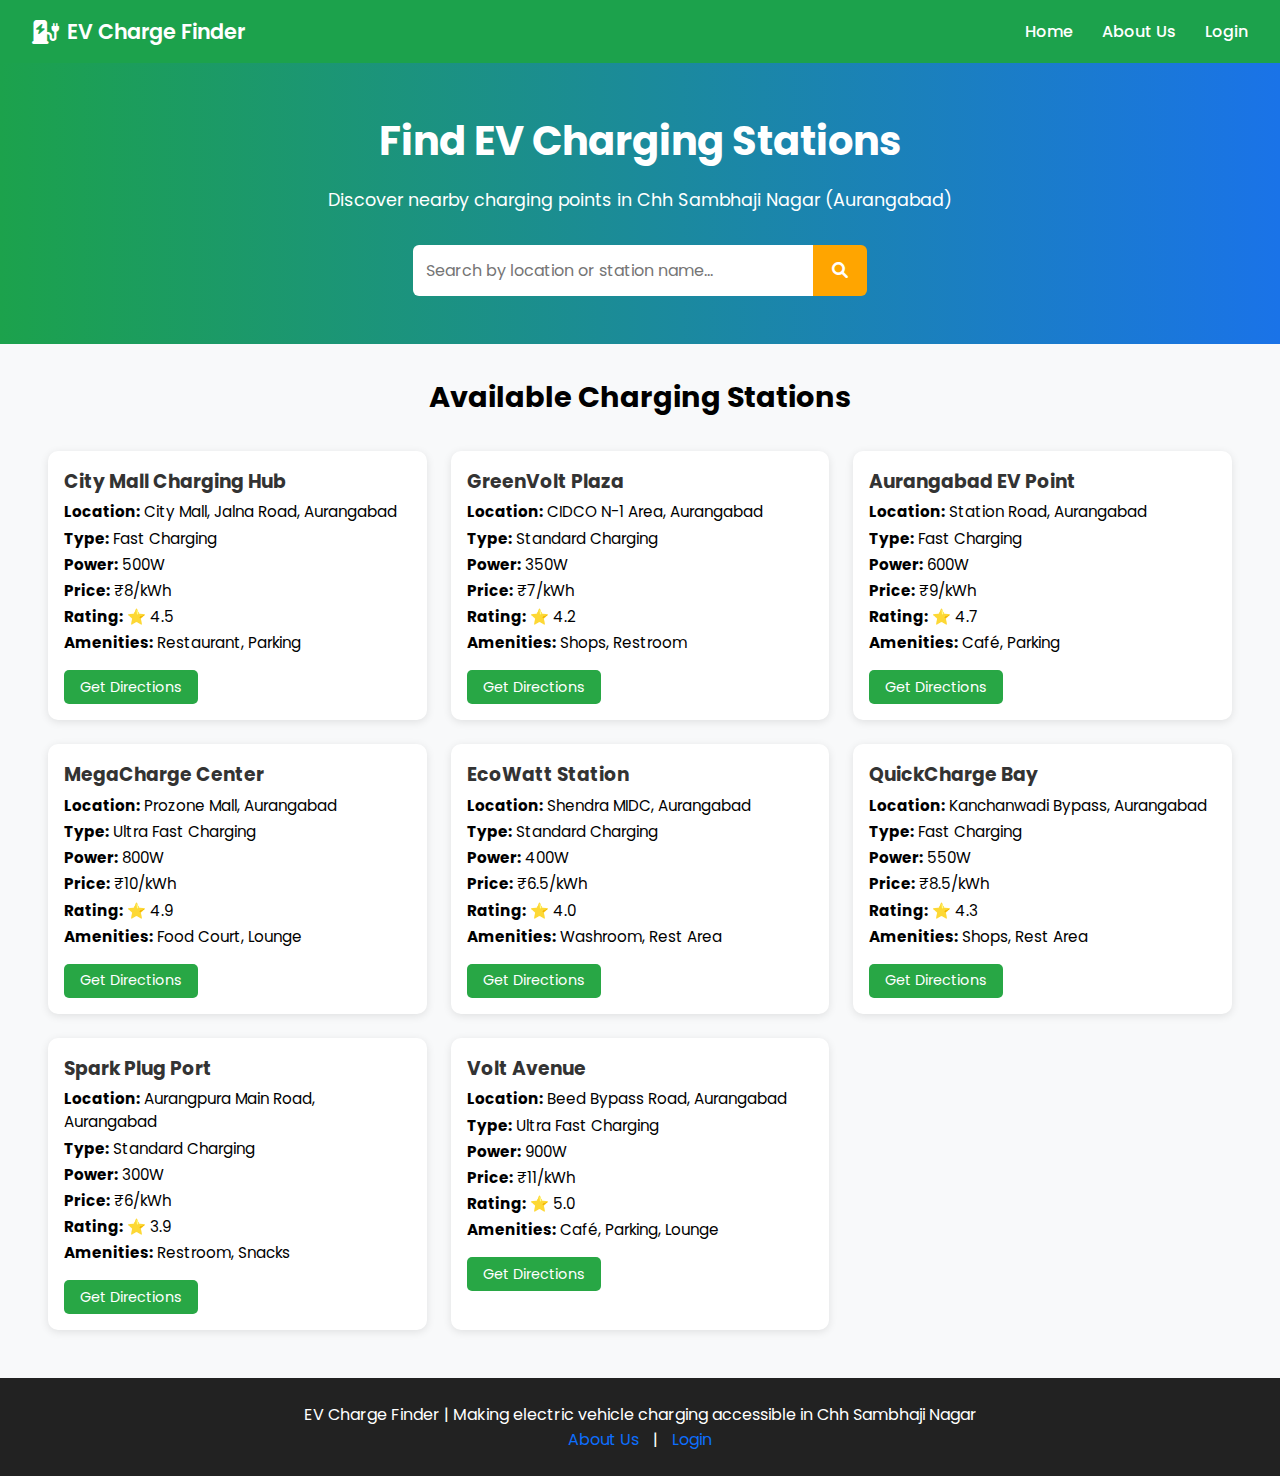
<file: index.html>
<!DOCTYPE html>
<html lang="en">
<head>
  <meta charset="UTF-8" />
  <meta name="viewport" content="width=device-width, initial-scale=1.0"/>
  <title>EV Charge Finder</title>
  <link rel="stylesheet" href="style.css"/>
  <link href="https://fonts.googleapis.com/css2?family=Poppins:wght@300;400;600&display=swap" rel="stylesheet"/>
  <link rel="stylesheet" href="https://cdnjs.cloudflare.com/ajax/libs/font-awesome/6.0.0-beta3/css/all.min.css"/>
</head>
<body>

  <header>
    <div class="logo"><i class="fas fa-charging-station"></i> EV Charge Finder</div>
    <nav>
      <a href="#">Home</a>
      <a href="about.html">About Us</a>
      <a href="login.html">Login</a>
    </nav>
  </header>

  <section class="hero">
    <h1>Find EV Charging Stations</h1>
    <p>Discover nearby charging points in Chh Sambhaji Nagar (Aurangabad)</p>
    <div class="search-bar">
      <input type="text" id="searchInput" placeholder="Search by location or station name..."/>
      <button onclick="searchStations()"><i class="fas fa-search"></i></button>
    </div>
  </section>

  <section class="stations">
    <h2>Available Charging Stations</h2>
    <div class="station-cards" id="stationList"></div>
  </section>

  <div id="popup" class="popup">
    <p id="popupMessage"></p>
    <button onclick="closePopup()">OK</button>
  </div>

  <footer>
    <p>EV Charge Finder | Making electric vehicle charging accessible in Chh Sambhaji Nagar</p>
    <p><a href="about.html">About Us</a> | <a href="login.html">Login</a></p>
  </footer>

  <script>
    const stationsData = [
      { name: "City Mall Charging Hub", location: "City Mall, Jalna Road, Aurangabad", type: "Fast Charging", power: "500W", price: "₹8/kWh", rating: "⭐ 4.5", amenities: "Restaurant, Parking" },
      { name: "GreenVolt Plaza", location: "CIDCO N-1 Area, Aurangabad", type: "Standard Charging", power: "350W", price: "₹7/kWh", rating: "⭐ 4.2", amenities: "Shops, Restroom" },
      { name: "Aurangabad EV Point", location: "Station Road, Aurangabad", type: "Fast Charging", power: "600W", price: "₹9/kWh", rating: "⭐ 4.7", amenities: "Café, Parking" },
      { name: "MegaCharge Center", location: "Prozone Mall, Aurangabad", type: "Ultra Fast Charging", power: "800W", price: "₹10/kWh", rating: "⭐ 4.9", amenities: "Food Court, Lounge" },
      { name: "EcoWatt Station", location: "Shendra MIDC, Aurangabad", type: "Standard Charging", power: "400W", price: "₹6.5/kWh", rating: "⭐ 4.0", amenities: "Washroom, Rest Area" },
      { name: "QuickCharge Bay", location: "Kanchanwadi Bypass, Aurangabad", type: "Fast Charging", power: "550W", price: "₹8.5/kWh", rating: "⭐ 4.3", amenities: "Shops, Rest Area" },
      { name: "Spark Plug Port", location: "Aurangpura Main Road, Aurangabad", type: "Standard Charging", power: "300W", price: "₹6/kWh", rating: "⭐ 3.9", amenities: "Restroom, Snacks" },
      { name: "Volt Avenue", location: "Beed Bypass Road, Aurangabad", type: "Ultra Fast Charging", power: "900W", price: "₹11/kWh", rating: "⭐ 5.0", amenities: "Café, Parking, Lounge" }
    ];

    function generateCards() {
      const stationList = document.getElementById('stationList');
      stationList.innerHTML = '';
      stationsData.forEach(station => {
        const card = document.createElement('div');
        card.className = 'card';

        const encodedLocation = encodeURIComponent(station.location);
        const mapsUrl = `https://www.google.com/maps/dir/?api=1&destination=${encodedLocation}`;

        card.innerHTML = `
          <h3>${station.name}</h3>
          <p><strong>Location:</strong> ${station.location}</p>
          <p><strong>Type:</strong> ${station.type}</p>
          <p><strong>Power:</strong> ${station.power}</p>
          <p><strong>Price:</strong> ${station.price}</p>
          <p><strong>Rating:</strong> ${station.rating}</p>
          <p><strong>Amenities:</strong> ${station.amenities}</p>
          <div class="btns">
            <button class="navigate" onclick="window.open('${mapsUrl}', '_blank')">Get Directions</button>
          </div>
        `;
        stationList.appendChild(card);
      });
    }

    function searchStations() {
      let input = document.getElementById('searchInput').value.toLowerCase();
      let stations = document.querySelectorAll('.station-cards .card');

      stations.forEach(card => {
        let content = card.textContent.toLowerCase();
        card.style.display = content.includes(input) ? "block" : "none";
      });
    }

    function showPopup(message) {
      document.getElementById('popupMessage').innerText = message;
      document.getElementById('popup').classList.add('show');
    }

    function closePopup() {
      document.getElementById('popup').classList.remove('show');
    }

    window.onload = generateCards;
  </script>
</body>
</html>
</file>
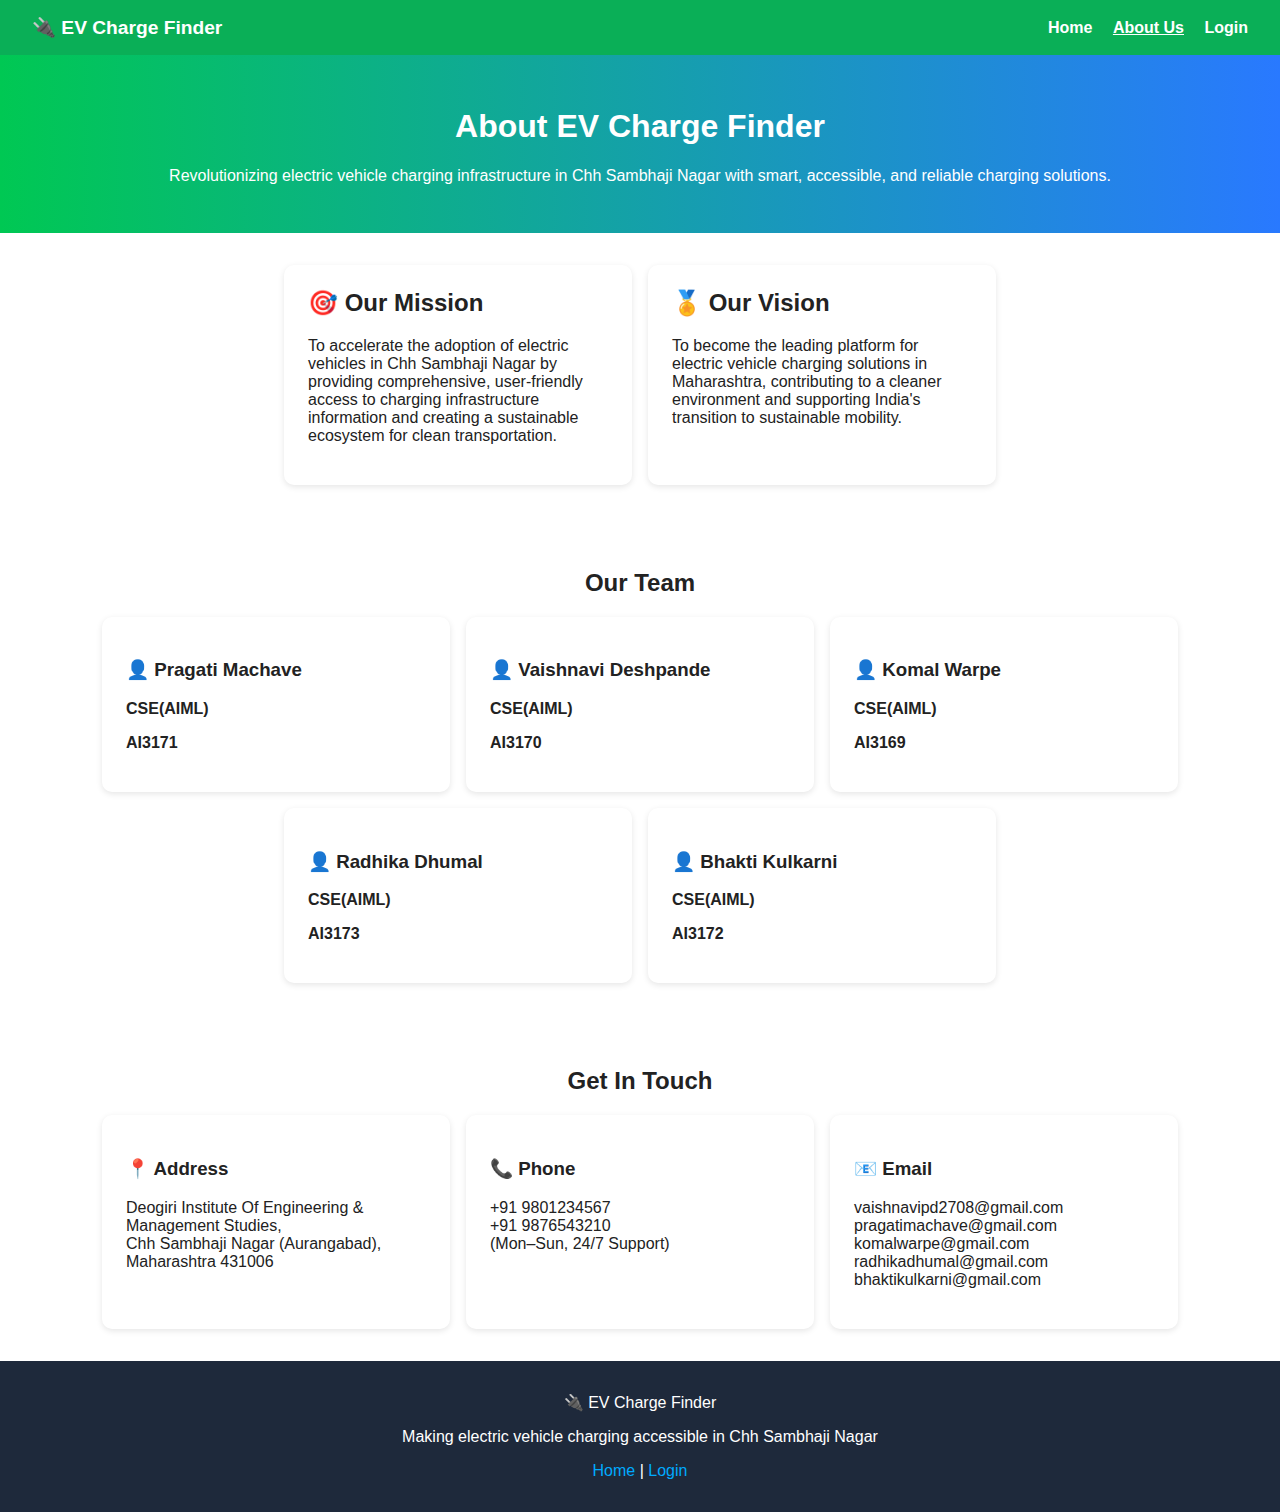
<file: about.html>
<!DOCTYPE html>
<html lang="en">
<head>
  <meta charset="UTF-8" />
  <meta name="viewport" content="width=device-width, initial-scale=1.0"/>
  <title>About EV Charge Finder</title>
  <link rel="stylesheet" href="about.css" />
</head>
<body>
  <header class="navbar">
    <div class="logo">🔌 EV Charge Finder</div>
    <nav>
      <a href="#">Home</a>
      <a href="#" class="active">About Us</a>
      <a href="#">Login</a>
    </nav>
  </header>

  <section class="hero">
    <h1>About EV Charge Finder</h1>
    <p>Revolutionizing electric vehicle charging infrastructure in Chh Sambhaji Nagar with smart, accessible, and reliable charging solutions.</p>
  </section>

  <section class="mission-vision">
    <div class="card">
      <h2>🎯 Our Mission</h2>
      <p>To accelerate the adoption of electric vehicles in Chh Sambhaji Nagar by providing comprehensive, user-friendly access to charging infrastructure information and creating a sustainable ecosystem for clean transportation.</p>
    </div>
    <div class="card">
      <h2>🏅 Our Vision</h2>
      <p>To become the leading platform for electric vehicle charging solutions in Maharashtra, contributing to a cleaner environment and supporting India's transition to sustainable mobility.</p>
    </div>
  </section>

  <section class="team">
    <h2>Our Team</h2>
    <div class="team-grid">
      <div class="card">
        <h3>👤 Pragati Machave</h3>
        <p><p><b>CSE(AIML)</b></p>
        <P><b>AI3171</b></P></p>
      </div>
      <div class="card">
        <h3>👤 Vaishnavi Deshpande</h3>
        <p><p><b>CSE(AIML)</b></p>
        <P><b>AI3170</b></P></p>
      </div>
      <div class="card">
        <h3>👤 Komal Warpe</h3>
        <p><p><b>CSE(AIML)</b></p>
        <P><b>AI3169</b></P></p>
      </div>
      <div class="card">
        <h3>👤 Radhika Dhumal</h3>
        <p><p><b>CSE(AIML)</b></p>
        <P><b>AI3173</b></P></p>
      </div>
      <div class="card">
        <h3>👤 Bhakti Kulkarni</h3>
        <p><p><b>CSE(AIML)</b></p>
        <P><b>AI3172</b></P></p>
      </div>
    </div>
  </section>

  <section class="contact">
    <h2>Get In Touch</h2>
    <div class="contact-grid">
      <div class="card">
        <h3>📍 Address</h3>
        <p>Deogiri Institute Of Engineering & Management Studies,<br/> Chh Sambhaji Nagar (Aurangabad),<br/> Maharashtra 431006</p>
      </div>
      <div class="card">
        <h3>📞 Phone</h3>
        <p>+91 9801234567<br/> +91 9876543210<br/> (Mon–Sun, 24/7 Support)</p>
      </div>
      <div class="card">
        <h3>📧 Email</h3>
        <p>vaishnavipd2708@gmail.com<br/>pragatimachave@gmail.com<br/>komalwarpe@gmail.com</br>radhikadhumal@gmail.com</br>bhaktikulkarni@gmail.com</p>
      </div>
    </div>
  </section>

  <footer>
    <p>🔌 EV Charge Finder</p>
    <p>Making electric vehicle charging accessible in Chh Sambhaji Nagar</p>
    <p><a href="#">Home</a> | <a href="#">Login</a></p>
  </footer>
</body>
</html>
</file>
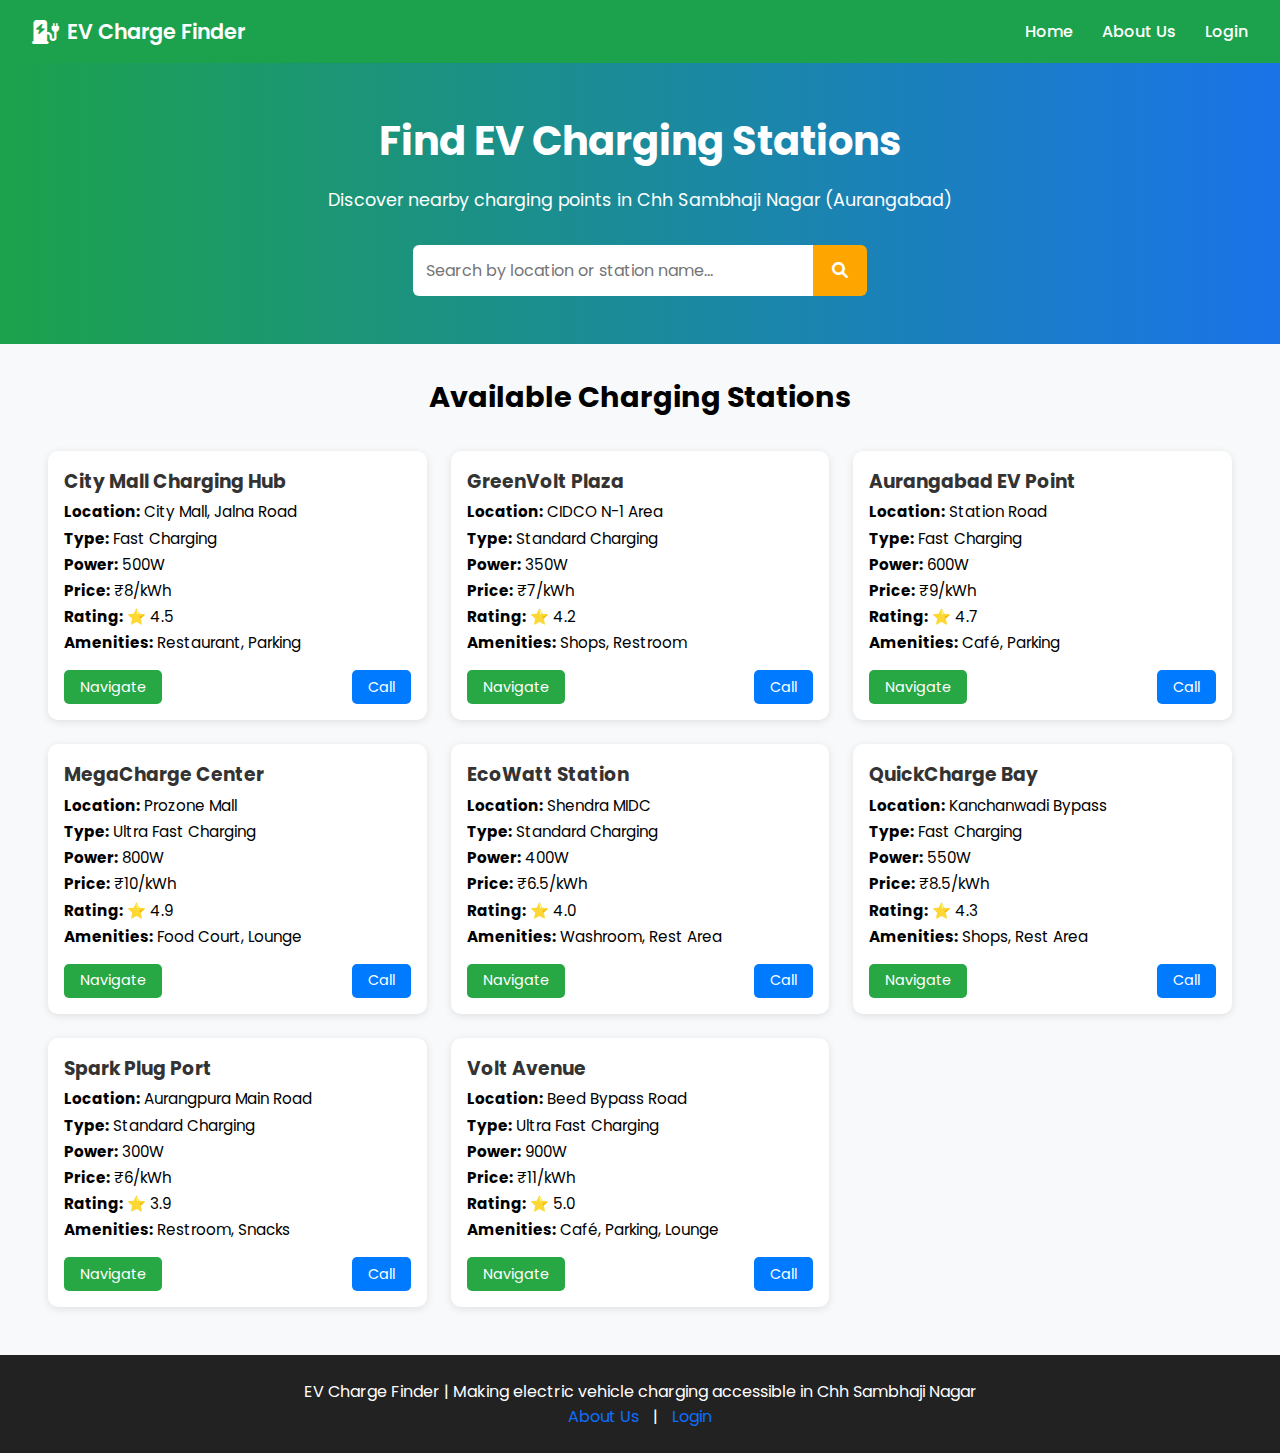
<file: home.html>
<!DOCTYPE html>
<html lang="en">

<head>
    <meta charset="UTF-8">
    <meta name="viewport" content="width=device-width, initial-scale=1.0">
    <title>EV Charge Finder</title>
    <link href="https://fonts.googleapis.com/css2?family=Poppins:wght@300;400;600&display=swap" rel="stylesheet">
    <link rel="stylesheet" href="https://cdnjs.cloudflare.com/ajax/libs/font-awesome/6.0.0-beta3/css/all.min.css">
    <style>
        * {
            margin: 0;
            padding: 0;
            box-sizing: border-box;
            font-family: 'Poppins', sans-serif;
        }

        body {
            background-color: #f8f9fa;
        }

        header {
            background-color: #1ca24c;
            padding: 1rem 2rem;
            color: #fff;
            display: flex;
            justify-content: space-between;
            align-items: center;
        }

        .logo {
            font-weight: 600;
            font-size: 1.3rem;
            display: flex;
            align-items: center;
        }

        .logo i {
            margin-right: 8px;
            font-size: 1.5rem;
        }

        nav a {
            color: #fff;
            margin-left: 25px;
            text-decoration: none;
            font-weight: 500;
            font-size: 1rem;
            transition: color 0.3s;
        }

        nav a:hover {
            color: #ffcc00;
        }

        .hero {
            background: linear-gradient(to right, #1ca24c, #1a73e8);
            color: white;
            text-align: center;
            padding: 3rem 2rem;
        }

        .hero h1 {
            font-size: 2.5rem;
            margin-bottom: 1rem;
            font-weight: 700;
        }

        .hero p {
            margin-bottom: 2rem;
            font-size: 1.1rem;
        }

        .search-bar {
            display: flex;
            justify-content: center;
        }

        .search-bar input {
            width: 400px;
            padding: 0.8rem;
            border: none;
            border-radius: 6px 0 0 6px;
            font-size: 1rem;
        }

        .search-bar button {
            padding: 0.8rem 1.2rem;
            border: none;
            background-color: orange;
            color: white;
            border-radius: 0 6px 6px 0;
            font-size: 1rem;
        }

        .stats {
            display: flex;
            justify-content: space-around;
            padding: 2rem;
            background-color: white;
        }

        .stats div {
            text-align: center;
        }

        .stations {
            text-align: center;
            padding: 2rem;
        }

        .stations h2 {
            margin-bottom: 1rem;
            font-size: 1.8rem;
        }

        .station-cards {
            display: grid;
            grid-template-columns: repeat(auto-fit, minmax(280px, 1fr));
            gap: 1.5rem;
            padding: 1rem;
        }

        .card {
            background: white;
            padding: 1rem;
            border-radius: 10px;
            box-shadow: 0 2px 8px rgba(0, 0, 0, 0.1);
            text-align: left;
            transition: transform 0.3s ease;
        }

        .card:hover {
            transform: translateY(-5px);
        }

        .card h3 {
            margin-bottom: 0.3rem;
            color: #333;
        }

        .card p {
            font-size: 0.95rem;
            margin: 0.2rem 0;
        }

        .card .btns {
            display: flex;
            justify-content: space-between;
            margin-top: 1rem;
        }

        .btns button {
            padding: 0.4rem 1rem;
            border: none;
            border-radius: 5px;
            color: white;
            cursor: pointer;
            font-size: 0.9rem;
        }

        .navigate {
            background-color: #28a745;
        }

        .call {
            background-color: #007bff;
        }

        footer {
            background-color: #222;
            color: white;
            padding: 1.5rem;
            text-align: center;
        }

        footer a {
            color: #0d6efd;
            text-decoration: none;
            margin: 0 10px;
        }

        .popup {
            display: none;
            position: fixed;
            top: 50%;
            left: 50%;
            transform: translate(-50%, -50%);
            background: #fff;
            padding: 2rem;
            border-radius: 10px;
            box-shadow: 0 5px 15px rgba(0,0,0,0.3);
            z-index: 1000;
            text-align: center;
        }

        .popup.show {
            display: block;
        }

        .popup button {
            margin-top: 1rem;
            padding: 0.5rem 1rem;
            background-color: #007f00;
            color: #fff;
            border: none;
            border-radius: 5px;
        }
    </style>
</head>

<body>
<!-- Rest of the body content remains unchanged -->
 <header>
        <div class="logo"><i class="fas fa-charging-station"></i> EV Charge Finder</div>
        <nav>
            <a href="#">Home</a>
            <a href="#">About Us</a>
            <a href="#">Login</a>
        </nav>
    </header>

    <section class="hero">
        <h1>Find EV Charging Stations</h1>
        <p>Discover nearby charging points in Chh Sambhaji Nagar (Aurangabad)</p>
        <div class="search-bar">
            <input type="text" id="searchInput" placeholder="Search by location or station name...">
            <button onclick="searchStations()"><i class="fas fa-search"></i></button>
        </div>
    </section>

    <section class="stations">
        <h2>Available Charging Stations</h2>
        <div class="station-cards" id="stationList">
        </div>
    </section>

    <div id="popup" class="popup">
        <p id="popupMessage"></p>
        <button onclick="closePopup()">OK</button>
    </div>

    <footer>
        <p>EV Charge Finder | Making electric vehicle charging accessible in Chh Sambhaji Nagar</p>
        <p><a href="#">About Us</a> | <a href="#">Login</a></p>
    </footer>

    <script>
        const stationsData = [
            { name: "City Mall Charging Hub", location: "City Mall, Jalna Road", type: "Fast Charging", power: "500W", price: "₹8/kWh", rating: "⭐ 4.5", amenities: "Restaurant, Parking" },
            { name: "GreenVolt Plaza", location: "CIDCO N-1 Area", type: "Standard Charging", power: "350W", price: "₹7/kWh", rating: "⭐ 4.2", amenities: "Shops, Restroom" },
            { name: "Aurangabad EV Point", location: "Station Road", type: "Fast Charging", power: "600W", price: "₹9/kWh", rating: "⭐ 4.7", amenities: "Café, Parking" },
            { name: "MegaCharge Center", location: "Prozone Mall", type: "Ultra Fast Charging", power: "800W", price: "₹10/kWh", rating: "⭐ 4.9", amenities: "Food Court, Lounge" },
            { name: "EcoWatt Station", location: "Shendra MIDC", type: "Standard Charging", power: "400W", price: "₹6.5/kWh", rating: "⭐ 4.0", amenities: "Washroom, Rest Area" },
            { name: "QuickCharge Bay", location: "Kanchanwadi Bypass", type: "Fast Charging", power: "550W", price: "₹8.5/kWh", rating: "⭐ 4.3", amenities: "Shops, Rest Area" },
            { name: "Spark Plug Port", location: "Aurangpura Main Road", type: "Standard Charging", power: "300W", price: "₹6/kWh", rating: "⭐ 3.9", amenities: "Restroom, Snacks" },
            { name: "Volt Avenue", location: "Beed Bypass Road", type: "Ultra Fast Charging", power: "900W", price: "₹11/kWh", rating: "⭐ 5.0", amenities: "Café, Parking, Lounge" }
        ];

        function generateCards() {
            const stationList = document.getElementById('stationList');
            stationList.innerHTML = '';
            stationsData.forEach(station => {
                const card = document.createElement('div');
                card.className = 'card';
                card.innerHTML = `
                    <h3>${station.name}</h3>
                    <p><strong>Location:</strong> ${station.location}</p>
                    <p><strong>Type:</strong> ${station.type}</p>
                    <p><strong>Power:</strong> ${station.power}</p>
                    <p><strong>Price:</strong> ${station.price}</p>
                    <p><strong>Rating:</strong> ${station.rating}</p>
                    <p><strong>Amenities:</strong> ${station.amenities}</p>
                    <div class="btns">
                        <button class="navigate" onclick="showPopup('Navigation started successfully!')">Navigate</button>
                        <button class="call" onclick="showPopup('Calling station...')">Call</button>
                    </div>
                `;
                stationList.appendChild(card);
            });
        }

        function searchStations() {
            let input = document.getElementById('searchInput').value.toLowerCase();
            let stations = document.querySelectorAll('.station-cards .card');

            stations.forEach(card => {
                let content = card.textContent.toLowerCase();
                card.style.display = content.includes(input) ? "block" : "none";
            });
        }

        function showPopup(message) {
            document.getElementById('popupMessage').innerText = message;
            document.getElementById('popup').classList.add('show');
        }

        function closePopup() {
            document.getElementById('popup').classList.remove('show');
        }

        window.onload = generateCards;
    </script>
</body>

</html>
</file>
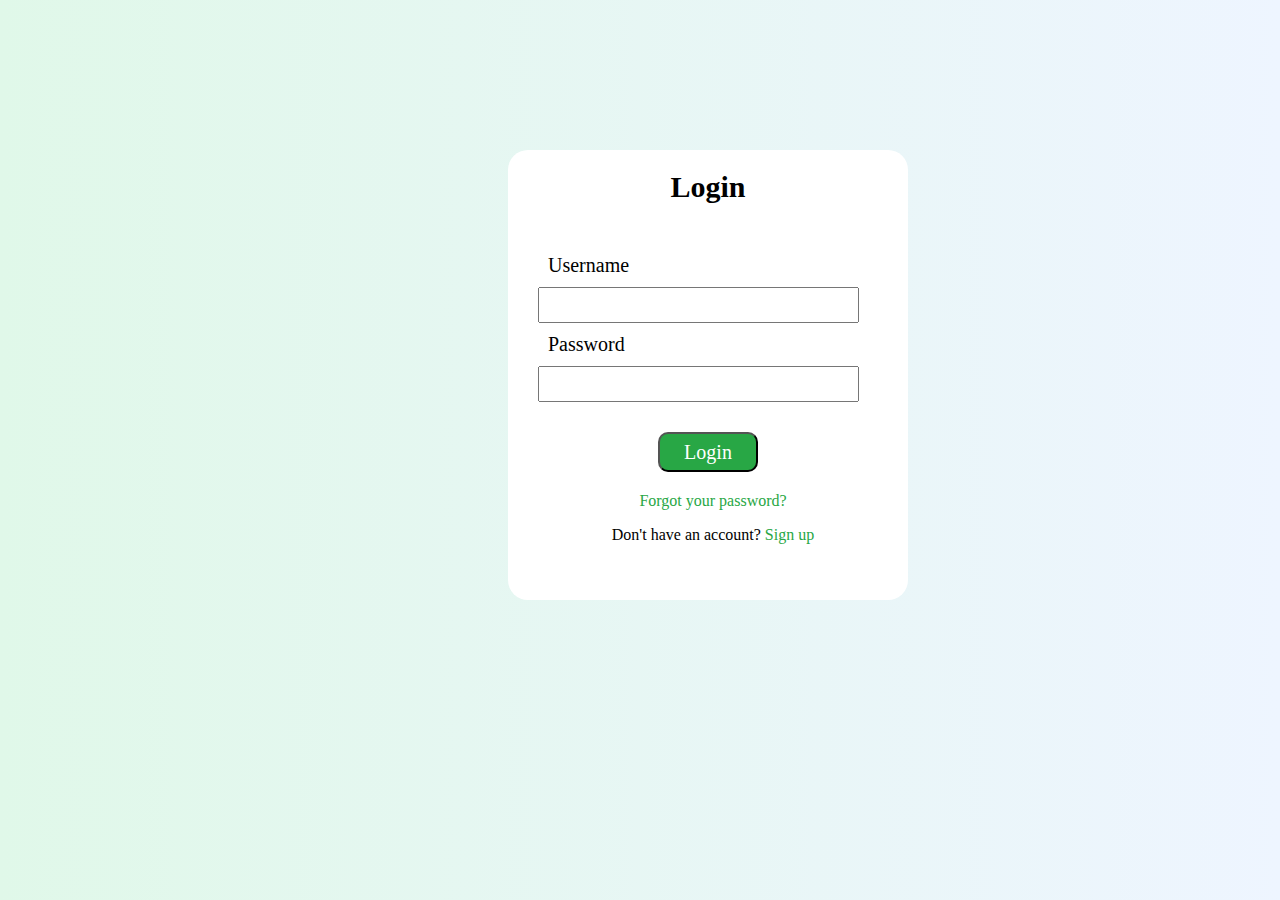
<file: login.html>
<!DOCTYPE html>
<html>
<head><title>Login</title>
    <style>
        *{
            font-family: 'Times New Roman', Times, serif;
        }
        body{
            background: linear-gradient(to right, #e0f8e9, #eef5ff);
        }
        .log-in{
            width: 400px;
            height: 450px;
            background-color: white;
            margin: 150px 500px;
            border-radius: 20px;
        }
        h3{
            font-size: 30px;
            text-align: center;
            padding-top: 20px;
        }
        label{
            font-size: 20px;
            font-weight: 700px;
            padding-left: 10px;
        }
        form{
            padding: 20px;
            margin-left: 10px;
        }
        input{
            height: 30px;
            width: 300px;
            border-radius: 2px solid black;
            margin-top: 10px;
            margin-bottom: 10px;
            padding-left: 15px;
        }
        button{
            width: 100px;
            height: 40px;
            border-radius: 10px;
            font-size: 20px;
            margin-top: 20px;
            background: #28a745;
            color: white;
            margin-left: 120px;
            cursor: pointer;
            }
        .link{
            text-align: center;
            text-decoration: none;
            color: #28a745;
            
        }    
        .switch a{
            text-decoration: none;
            color:#28a745 ;
        }
        .no-acc{
            margin-top: 20px;
            display: flex;
            flex-direction: column;
            align-items: center;
            justify-content: center;
        }
    </style>
</head>
<body>
   <div class="log-in">
    <h3>Login</h3>
     <form action="login.php" method="POST">
        <label>Username</label><br>
        <input type="text" name="username" required><br>
        <label>Password</label><br>
        <input type="password" name="password" required><br>
        <button type="submit">Login</button>
        <div class="no-acc">
            <a href="#" class="link">Forgot your password?</a>
            <p class="switch">Don't have an account? <a href="signup.html">Sign up</a></p>
        </div>
        
    </form>
   </div>
</body>
</html>
</file>
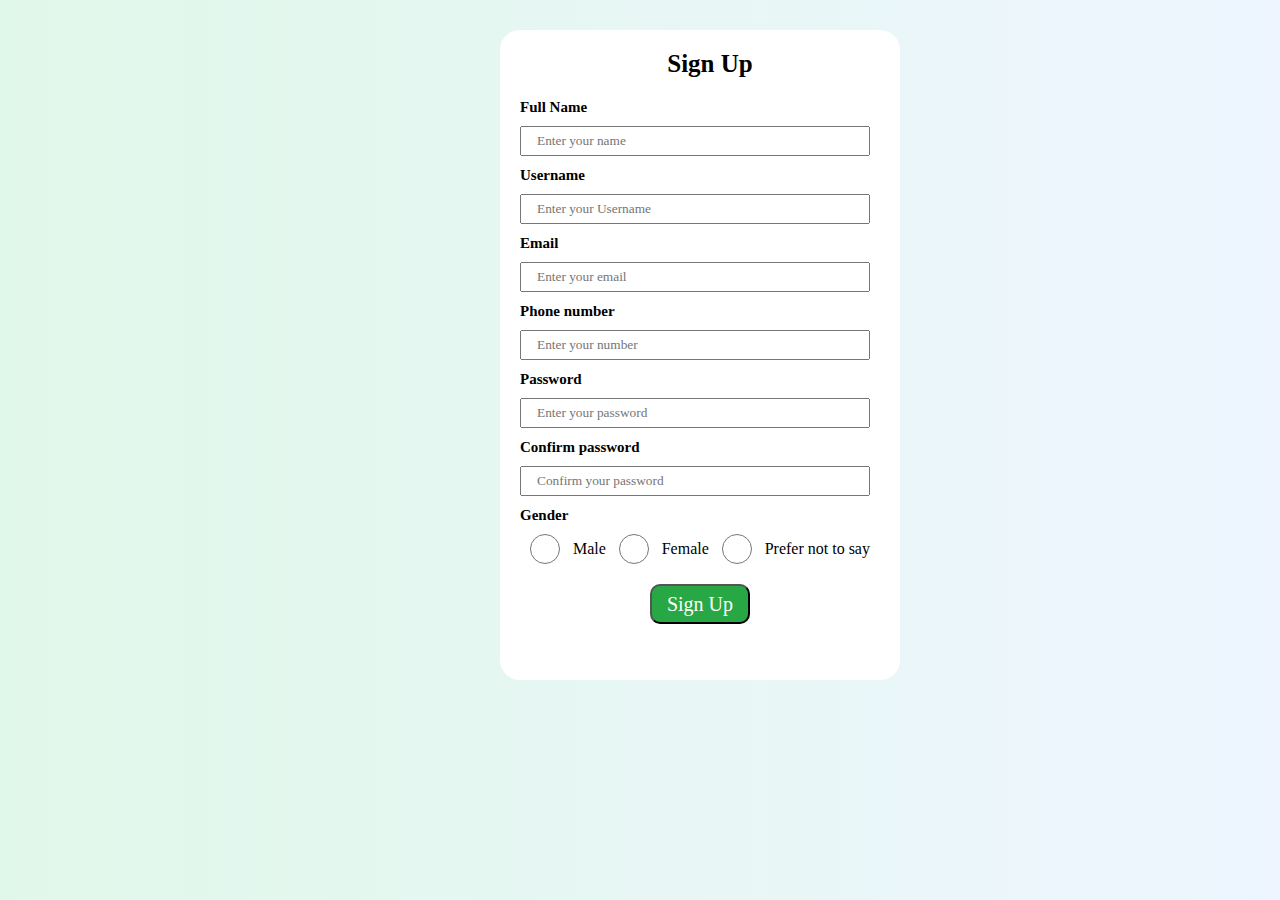
<file: signup.html>
<!DOCTYPE html>
<html lang="en">
<head>
    <meta charset="UTF-8">
    <meta name="viewport" content="width=device-width, initial-scale=1.0">
    <title>sign up form</title>
    <link rel="stylesheet" href="signin.css">
</head>
<body>
    <div class="sigup">
        <h3>Sign Up</h3>
        <form action="signup.php" method="POST">
            <label>Full Name</label><br>
            <input type="text" name="fullname" placeholder="Enter your name" required><br>

            <label>Username</label><br>
            <input type="text" name="username" placeholder="Enter your Username" required><br>

            <label>Email</label><br>
            <input type="email" name="email" placeholder="Enter your email" required><br>

            <label>Phone number</label><br>
            <input type="text" name="phone" placeholder="Enter your number" required><br>

            <label>Password</label><br>
            <input type="password" name="password" placeholder="Enter your password" required><br>

            <label>Confirm password</label><br>
            <input type="password" name="cpassword" placeholder="Confirm your password" required><br>

            <label>Gender</label>
            <div class="gender-align">
                <input type="radio" name="gender" value="Male" required> Male
                <input type="radio" name="gender" value="Female"> Female
                <input type="radio" name="gender" value="Prefer not to say"> Prefer not to say
            </div>

            <button type="submit">Sign Up</button>
        </form>

    </div>
</body>
</html>
</file>
<file: style.css>
* {
            margin: 0;
            padding: 0;
            box-sizing: border-box;
            font-family: 'Poppins', sans-serif;
        }

        body {
            background-color: #f8f9fa;
        }

        header {
            background-color: #1ca24c;
            padding: 1rem 2rem;
            color: #fff;
            display: flex;
            justify-content: space-between;
            align-items: center;
        }

        .logo {
            font-weight: 600;
            font-size: 1.3rem;
            display: flex;
            align-items: center;
        }

        .logo i {
            margin-right: 8px;
            font-size: 1.5rem;
        }

        nav a {
            color: #fff;
            margin-left: 25px;
            text-decoration: none;
            font-weight: 500;
            font-size: 1rem;
            transition: color 0.3s;
        }

        nav a:hover {
            color: #ffcc00;
        }

        .hero {
            background: linear-gradient(to right, #1ca24c, #1a73e8);
            color: white;
            text-align: center;
            padding: 3rem 2rem;
        }

        .hero h1 {
            font-size: 2.5rem;
            margin-bottom: 1rem;
            font-weight: 700;
        }

        .hero p {
            margin-bottom: 2rem;
            font-size: 1.1rem;
        }

        .search-bar {
            display: flex;
            justify-content: center;
        }

        .search-bar input {
            width: 400px;
            padding: 0.8rem;
            border: none;
            border-radius: 6px 0 0 6px;
            font-size: 1rem;
        }

        .search-bar button {
            padding: 0.8rem 1.2rem;
            border: none;
            background-color: orange;
            color: white;
            border-radius: 0 6px 6px 0;
            font-size: 1rem;
        }

        .stats {
            display: flex;
            justify-content: space-around;
            padding: 2rem;
            background-color: white;
        }

        .stats div {
            text-align: center;
        }

        .stations {
            text-align: center;
            padding: 2rem;
        }

        .stations h2 {
            margin-bottom: 1rem;
            font-size: 1.8rem;
        }

        .station-cards {
            display: grid;
            grid-template-columns: repeat(auto-fit, minmax(280px, 1fr));
            gap: 1.5rem;
            padding: 1rem;
        }

        .card {
            background: white;
            padding: 1rem;
            border-radius: 10px;
            box-shadow: 0 2px 8px rgba(0, 0, 0, 0.1);
            text-align: left;
            transition: transform 0.3s ease;
        }

        .card:hover {
            transform: translateY(-5px);
        }

        .card h3 {
            margin-bottom: 0.3rem;
            color: #333;
        }

        .card p {
            font-size: 0.95rem;
            margin: 0.2rem 0;
        }

        .card .btns {
            display: flex;
            justify-content: space-between;
            margin-top: 1rem;
        }

        .btns button {
            padding: 0.4rem 1rem;
            border: none;
            border-radius: 5px;
            color: white;
            cursor: pointer;
            font-size: 0.9rem;
        }

        .navigate {
            background-color: #28a745;
        }

        .call {
            background-color: #007bff;
        }

        footer {
            background-color: #222;
            color: white;
            padding: 1.5rem;
            text-align: center;
        }

        footer a {
            color: #0d6efd;
            text-decoration: none;
            margin: 0 10px;
        }

        .popup {
            display: none;
            position: fixed;
            top: 50%;
            left: 50%;
            transform: translate(-50%, -50%);
            background: #fff;
            padding: 2rem;
            border-radius: 10px;
            box-shadow: 0 5px 15px rgba(0,0,0,0.3);
            z-index: 1000;
            text-align: center;
        }

        .popup.show {
            display: block;
        }

        .popup button {
            margin-top: 1rem;
            padding: 0.5rem 1rem;
            background-color: #007f00;
            color: #fff;
            border: none;
            border-radius: 5px;
        }
</file>
<file: about.css>
body {
  margin: 0;
  font-family: "Segoe UI", sans-serif;
  background: #fff;
  color: #222;
}

.navbar {
  background: #0aaf57;
  display: flex;
  justify-content: space-between;
  padding: 1rem 2rem;
  align-items: center;
  color: white;
}

.navbar .logo {
  font-size: 1.2rem;
  font-weight: bold;
}

.navbar nav a {
  margin-left: 1rem;
  color: white;
  text-decoration: none;
  font-weight: bold;
}

.navbar nav a.active {
  text-decoration: underline;
}

.hero {
  background: linear-gradient(to right, #00c853, #2979ff);
  color: white;
  text-align: center;
  padding: 2rem;
}

.hero h1 {
  font-size: 2rem;
}

section {
  padding: 2rem;
}

.mission-vision, .contact-grid, .team-grid {
  display: flex;
  flex-wrap: wrap;
  gap: 1rem;
  justify-content: center;
}

.card {
  background: white;
  border-radius: 10px;
  box-shadow: 0 2px 6px rgba(0,0,0,0.1);
  padding: 1.5rem;
  width: 300px;
  height: 50;
}

.card h2, .card h3 .card h4 .card h5{
  margin-top: 0;
}

.team h2, .contact h2 {
  text-align: center;
  
}

footer {
  background: #1e293b;
  color: white;
  text-align: center;
  padding: 1rem;
}
footer a {
  color: #0af;
  text-decoration: none;
}
</file>
<file: signin.css>
*{
    padding: 0;
    margin: 0;
    box-sizing: border-box;
    font-family: 'Times New Roman', Times, serif;
}
body{
    background: linear-gradient(to right, #e0f8e9, #eef5ff);
    /* min-height: 100vh; */
}
.sigup{
    background-color: white;
    height: 650px;
    width: 400px;
    margin-top: 30px;
    margin-left: 500px;
    border-radius: 20px;
}
h3{
    font-size: 25px;
    padding-top: 20px;
    padding-left: 20px;
    text-align: center ;
}
form{
    /* padding-top: 20px;
    padding-left: 20px;  */
    padding: 20px;
}
label{
    font-size: 15px;
    padding-top: 50px;
    font-weight: 700;
}
input{
    height: 30px;
    width: 350px;
    border-radius: 2px solid black;
    margin-top: 10px;
    margin-bottom: 10px;
    padding-left: 15px;
}
.gender-align{
  width: 350px;
  display: flex;
  align-items: center;
  justify-content: space-between;
}
.gender-align input{
  width: 50px;
}
button{
  width: 100px;
  height: 40px;
  border-radius: 10px;
  font-size: 20px;
  margin-top: 10px;
  background-color: #28a745;
  color: white;
  margin-left: 130px;
  cursor: pointer;
}
.login-link {
  margin-top: 15px;
  font-size: 16px;
  text-align: center;
}

.login-link a {
  text-decoration: underline;
  color: black;
}
</file>
